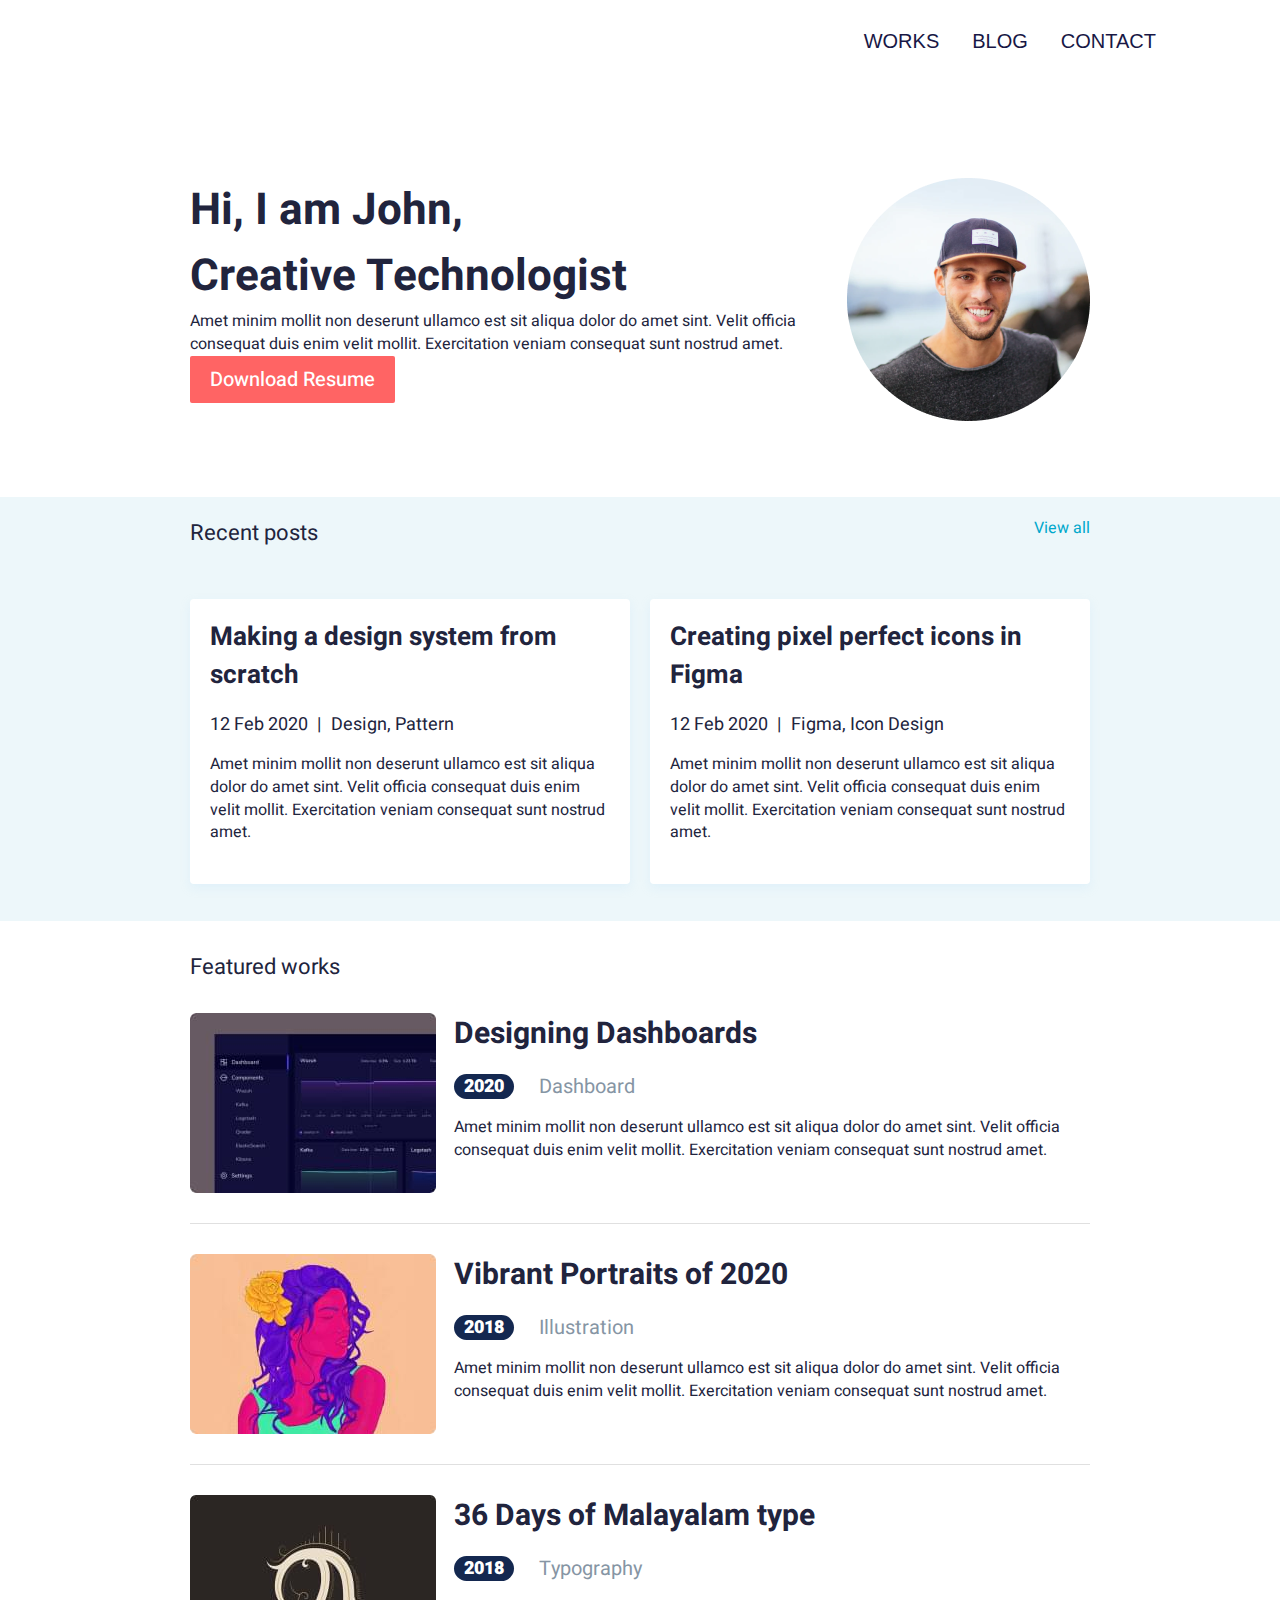
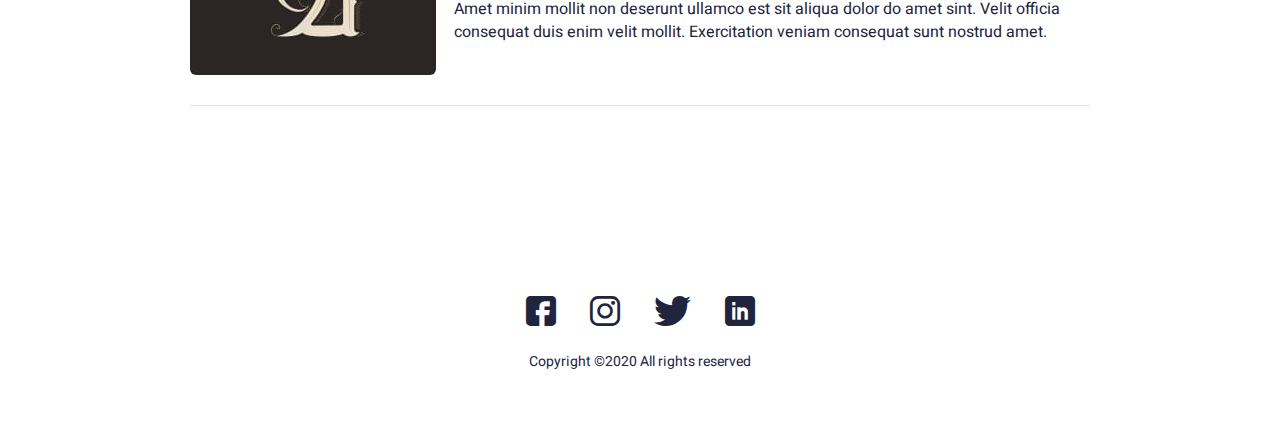
<file: index.html>
<!DOCTYPE html>
<html lang="en">
<head>
  <meta charset="UTF-8">
  <meta http-equiv="X-UA-Compatible" content="IE=edge">
  <meta name="viewport" content="width=device-width, initial-scale=1.0">
  <link rel="stylesheet" href="css/style.min.css">
  <title>HomePage</title>
</head>
<body>
  <div class="wrapper">
    <header class="header">
  <div class="header-container">
    <div class="header-body">
      <div class="header-burger">
        <span></span>
      </div>
      <nav class="menu-nav">
        <ul class="header_list">
          <li><a href="works.html" class="header_li ">Works</a></li>
          <li><a href="blog.html" class="header_li ">Blog</a></li>
          <li><a href="article.html" class="header_li ">Contact</a></li>
        </ul> 
      </nav>
    </div>
  </div>
</header>
    <main class="main">
      <section class="hello">
        <div class="hello_container container">
          <div class="hello__contant">
            <h1 class="hello__title title">Hi, I am John,<br>
              Creative Technologist</h1>
            <div class="hello__text text">
              Amet minim mollit non deserunt ullamco est sit aliqua dolor do amet sint. Velit officia consequat duis enim velit
              mollit. Exercitation veniam consequat sunt nostrud amet.
            </div>
            <a href="" class="hello__btn btn">Download Resume</a>
          </div>
          <div class="hello__avatar">
            <img src="img/Ellipse 1.png" alt="">
          </div>         
        </div>
      </section>
      <section class="recent-posts">
        <div class="recent-posts_container container">
          <div class="recent-posts_header">
            <div class="recent-posts_title title-posts">Recent posts</div>
            <a href="" class="recent-posts_view-all">View all</a>            
          </div>
          <div class="recent-posts_items">
            <div class="recent-posts_column">
              <article class="recent-posts_column_item recent-post">
                <a href="" class="recent-post_title">Making a design system from scratch</a>
                <div class="recent-post_info">12 Feb 2020 <span>|</span>Design, Pattern</div>
                <div class="recent-post_text text">
                  Amet minim mollit non deserunt ullamco est sit aliqua dolor do amet sint. Velit officia consequat duis enim velit mollit. Exercitation veniam consequat sunt nostrud amet.
                </div>
              </article>
            </div>
            <div class="recent-posts_column">
              <article class="recent-posts_column_item recent-post">
                <a href="" class="recent-post_title">Creating pixel perfect icons in Figma</a>
                <div class="recent-post_info">12 Feb 2020 <span>|</span>Figma, Icon Design</div>
                <div class="recent-post_text text">
                  Amet minim mollit non deserunt ullamco est sit aliqua dolor do amet sint. Velit officia consequat duis enim velit mollit. Exercitation veniam consequat sunt nostrud amet.
                </div>
              </article>
            </div>
          </div>
        </div>
      </section>
      <section class="featured-works">
        <div class="featured-works__container container">
          <div class="featured-works__title title-posts">Featured works</div>
          <div class="featured-works__items works">
            <article class="works_item">
              <a href="" class="works_image _ibg">
                <img src="img/works/01.jpg" alt="works #2">
              </a>
              <div class="works_body">
                <a href="" class="works_title">Designing Dashboards</a>
                <div class="works_info">
                  <div class="works_year">2020</div>
                  <div class="works_category">Dashboard</div>
                </div>
                <div class="works_text text">Amet minim mollit non deserunt ullamco est sit aliqua dolor do amet sint. Velit officia consequat duis enim velit mollit. Exercitation veniam consequat sunt nostrud amet.</div>
              </div>
            </article>
            <article class="works_item">
              <a href="" class="works_image _ibg">
                <img src="img/works/02.jpg" alt="works #2">
              </a>
              <div class="works_body">
                <a href="" class="works_title">Vibrant Portraits of 2020</a>
                <div class="works_info">
                  <div class="works_year">2018</div>
                  <div class="works_category"> Illustration</div>
                </div>
                <div class="works_text text">Amet minim mollit non deserunt ullamco est sit aliqua dolor do amet sint. Velit officia consequat duis enim velit mollit. Exercitation veniam consequat sunt nostrud amet.</div>
              </div>
            </article>
            <article class="works_item">
              <a href="" class="works_image _ibg">
                <img src="img/works/03.jpg" alt="works #3">
              </a>
              <div class="works_body">
                <a href="" class="works_title">36 Days of Malayalam type</a>
                <div class="works_info">
                  <div class="works_year">2018</div>
                  <div class="works_category">Typography</div>
                </div>
                <div class="works_text text">Amet minim mollit non deserunt ullamco est sit aliqua dolor do amet sint. Velit officia consequat duis enim velit mollit. Exercitation veniam consequat sunt nostrud amet.</div>
              </div>
            </article>
          </div>
        </div>
      </section>
    </main>
    <footer class="footer">
  <div class="footer__content container">
    <div class="footer__social social">
      <a href="" class="social_item icon-fb"></a>
      <a href="" class="social_item icon-insta"></a>
      <a href="" class="social_item icon-Group"></a>
      <a href="" class="social_item icon-Linkedin"></a>
    </div>
    <div class="footer_copy">Copyright ©2020 All rights reserved</div>
  </div>
</footer>
  </div>

  <script src="https://code.jquery.com/jquery-3.5.1.slim.min.js"></script>
  <script src="js/script.js"></script>
</body>
</html>
</file>
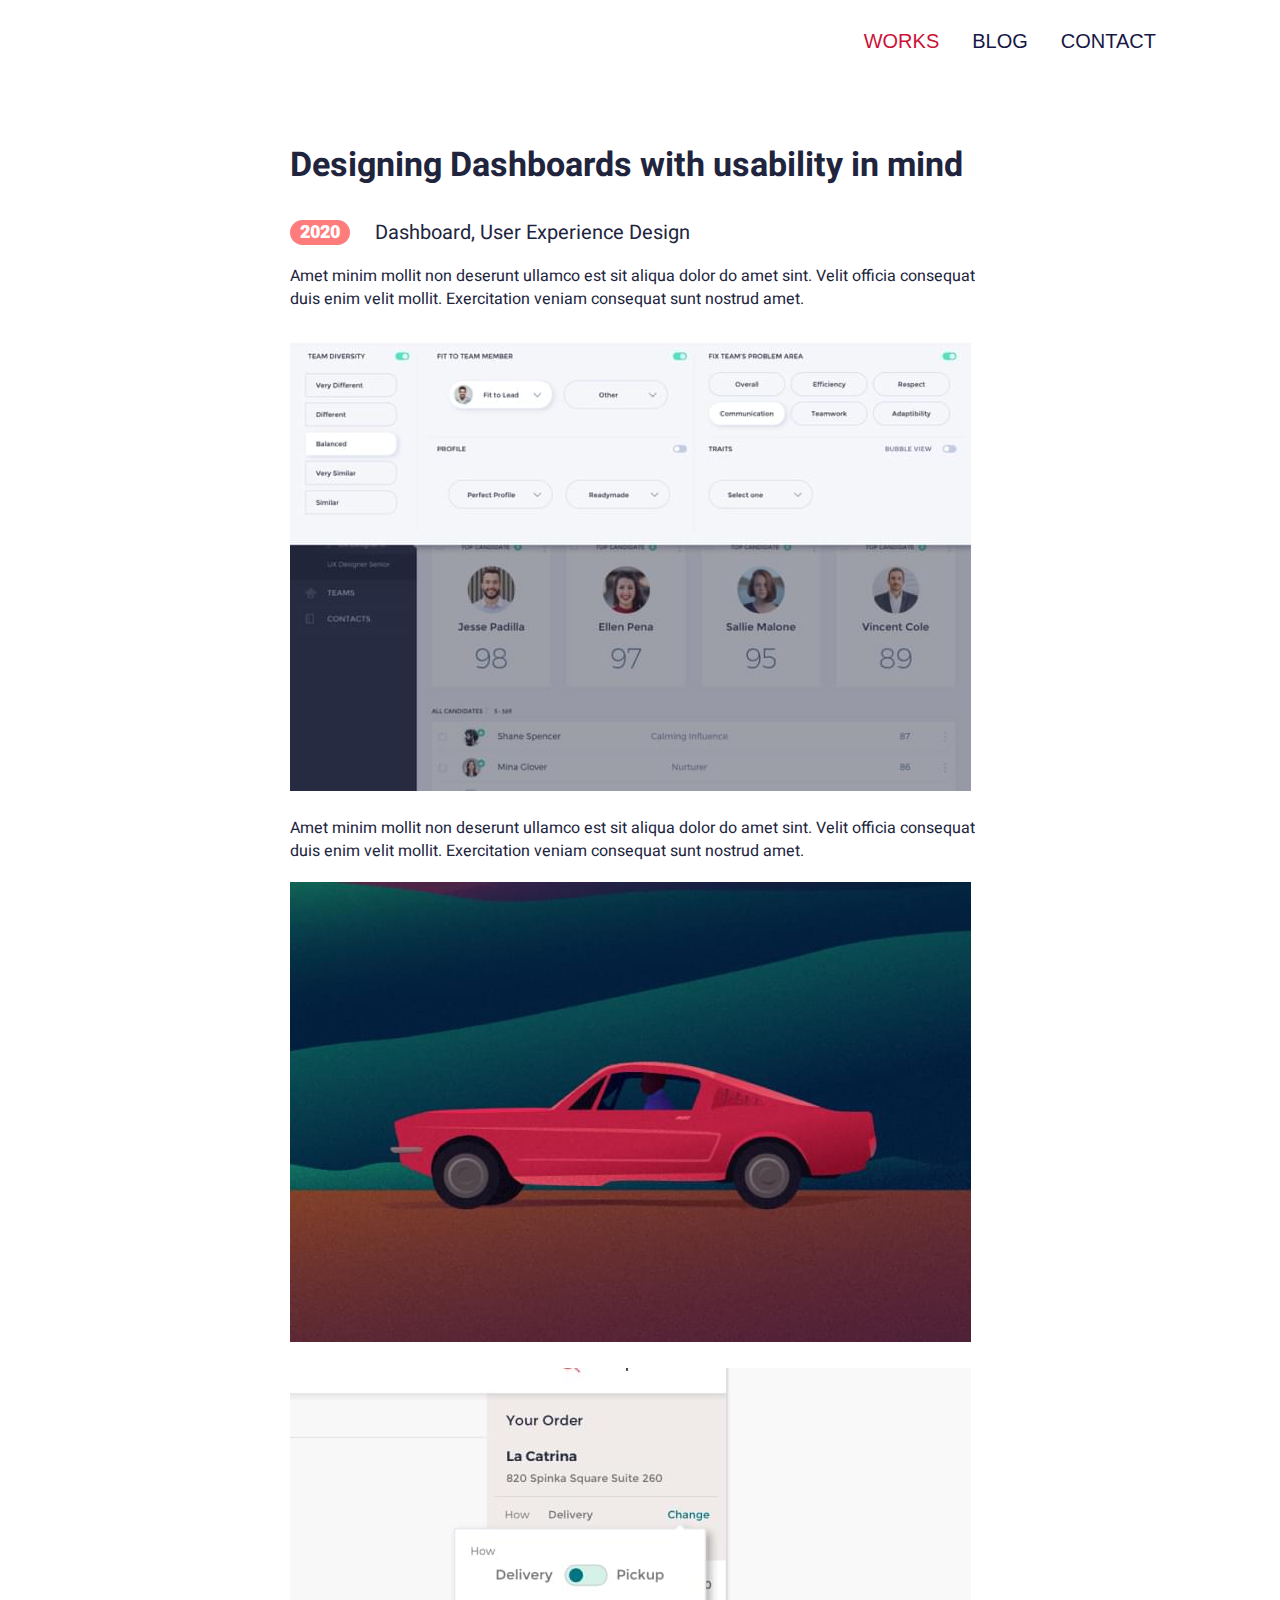
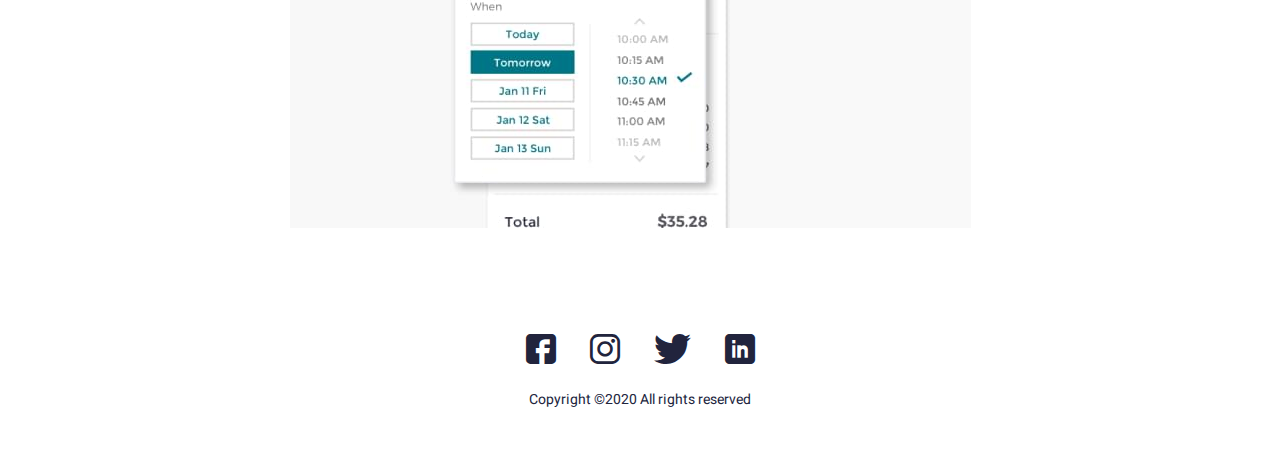
<file: article.html>
<!DOCTYPE html>
<html lang="en">
<head>
  <meta charset="UTF-8">
  <meta http-equiv="X-UA-Compatible" content="IE=edge">
  <meta name="viewport" content="width=device-width, initial-scale=1.0">
  <link rel="stylesheet" href="css/style.min.css">
  <title>Article</title>
</head>
<body>
  <div class="wrapper">
    <header class="header">
  <div class="header-container">
    <div class="header-body">
      <div class="header-burger">
        <span></span>
      </div>
      <nav class="menu-nav">
        <ul class="header_list">
          <li><a href="works.html" class="header_li _active">Works</a></li>
          <li><a href="blog.html" class="header_li ">Blog</a></li>
          <li><a href="article.html" class="header_li ">Contact</a></li>
        </ul> 
      </nav>
    </div>
  </div>
</header>
    <main class="main">
      <div class="page">
        <div class="article">
          <h1 class="article_title">Designing Dashboards with usability in mind</h1>
          <div class="article_info">
            <div class="article__year">2020</div>
            <div class="article_category">Dashboard, User Experience Design</div>
          </div>
          <div class="article_text">
            <p>
              Amet minim mollit non deserunt ullamco est sit aliqua dolor do amet sint. Velit officia consequat duis enim velit mollit. Exercitation veniam consequat sunt nostrud amet.
            </p>
            <img src="img/Rectangle 4.jpg" alt="">
            <p>
              Amet minim mollit non deserunt ullamco est sit aliqua dolor do amet sint. Velit officia consequat duis enim velit mollit. Exercitation veniam consequat sunt nostrud amet.
            </p>
            <img src="img/Rectangle 5.jpg" alt="">
            <img src="img/Rectangle 6.jpg" alt="">
          </div>
          
        </div>
      </div>
    </main>
    <footer class="footer">
  <div class="footer__content container">
    <div class="footer__social social">
      <a href="" class="social_item icon-fb"></a>
      <a href="" class="social_item icon-insta"></a>
      <a href="" class="social_item icon-Group"></a>
      <a href="" class="social_item icon-Linkedin"></a>
    </div>
    <div class="footer_copy">Copyright ©2020 All rights reserved</div>
  </div>
</footer>
  </div>

  <script src="https://code.jquery.com/jquery-3.5.1.slim.min.js"></script>
  <script src="js/script.js"></script>
</body>
</html>
</file>
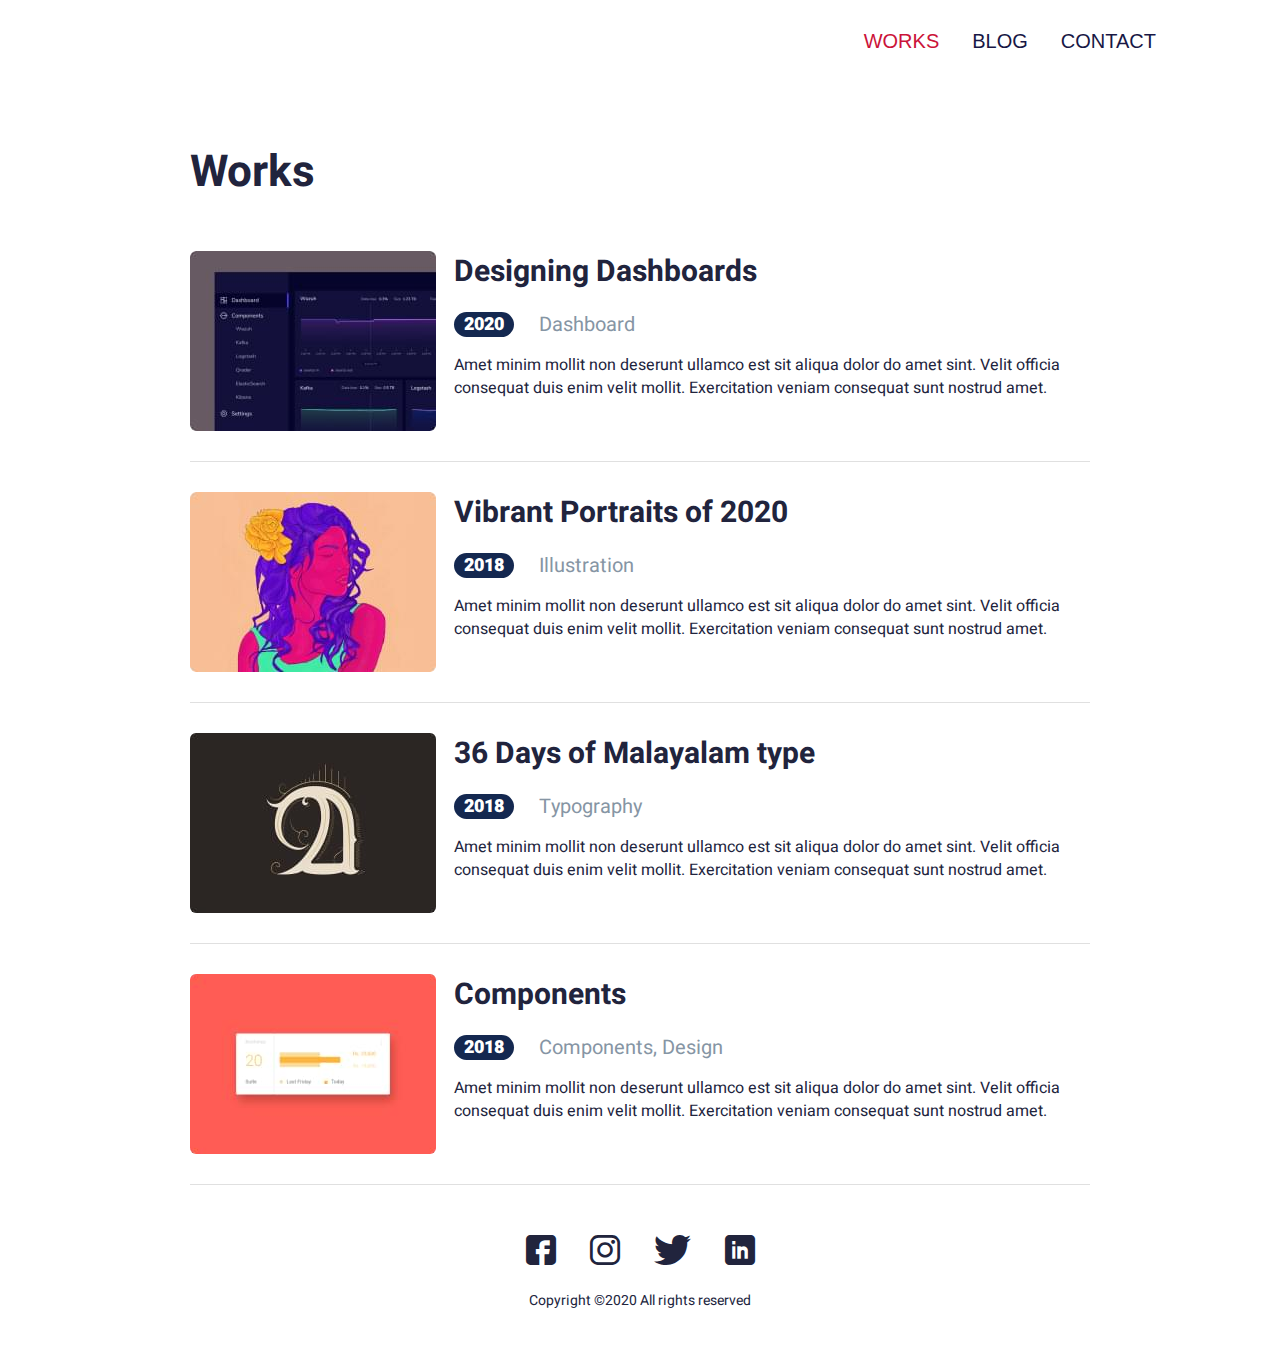
<file: works.html>
<!DOCTYPE html>
<html lang="en">
<head>
  <meta charset="UTF-8">
  <meta http-equiv="X-UA-Compatible" content="IE=edge">
  <meta name="viewport" content="width=device-width, initial-scale=1.0">
  <link rel="stylesheet" href="css/style.min.css">
  <title>Works</title>
</head>
<body>
  <div class="wrapper">
    <header class="header">
  <div class="header-container">
    <div class="header-body">
      <div class="header-burger">
        <span></span>
      </div>
      <nav class="menu-nav">
        <ul class="header_list">
          <li><a href="works.html" class="header_li _active">Works</a></li>
          <li><a href="blog.html" class="header_li ">Blog</a></li>
          <li><a href="article.html" class="header_li ">Contact</a></li>
        </ul> 
      </nav>
    </div>
  </div>
</header>
    <main class="main">
      <div class="page">
        <div class="works_main page__container container">
          <h1 class="works_main-title title">Works</h1>
          <div class="works_main">
            <article class="works_item">
              <a href="" class="works_image _ibg">
                <img src="img/works/01.jpg" alt="works #2">
              </a>
              <div class="works_body">
                <a href="" class="works_title">Designing Dashboards</a>
                <div class="works_info">
                  <div class="works_year">2020</div>
                  <div class="works_category">Dashboard</div>
                </div>
                <div class="works_text text">Amet minim mollit non deserunt ullamco est sit aliqua dolor do amet sint. Velit officia consequat duis enim velit mollit. Exercitation veniam consequat sunt nostrud amet.</div>
              </div>
            </article>
            <article class="works_item">
              <a href="" class="works_image _ibg">
                <img src="img/works/02.jpg" alt="works #2">
              </a>
              <div class="works_body">
                <a href="" class="works_title">Vibrant Portraits of 2020</a>
                <div class="works_info">
                  <div class="works_year">2018</div>
                  <div class="works_category"> Illustration</div>
                </div>
                <div class="works_text text">Amet minim mollit non deserunt ullamco est sit aliqua dolor do amet sint. Velit officia consequat duis enim velit mollit. Exercitation veniam consequat sunt nostrud amet.</div>
              </div>
            </article>
            <article class="works_item">
              <a href="" class="works_image _ibg">
                <img src="img/works/03.jpg" alt="works #3">
              </a>
              <div class="works_body">
                <a href="" class="works_title">36 Days of Malayalam type</a>
                <div class="works_info">
                  <div class="works_year">2018</div>
                  <div class="works_category">Typography</div>
                </div>
                <div class="works_text text">Amet minim mollit non deserunt ullamco est sit aliqua dolor do amet sint. Velit officia consequat duis enim velit mollit. Exercitation veniam consequat sunt nostrud amet.</div>
              </div>
            </article>
            <article class="works_item">
              <a href="" class="works_image _ibg">
                <img src="img/works/04.jpg" alt="works #3">
              </a>
              <div class="works_body">
                <a href="" class="works_title">Components</a>
                <div class="works_info">
                  <div class="works_year">2018</div>
                  <div class="works_category">Components, Design</div>
                </div>
                <div class="works_text text">Amet minim mollit non deserunt ullamco est sit aliqua dolor do amet sint. Velit officia consequat duis enim velit mollit. Exercitation veniam consequat sunt nostrud amet.</div>
              </div>
            </article>
          </div>
        </div>
      </div>
    </main>
    <footer class="footer">
  <div class="footer__content container">
    <div class="footer__social social">
      <a href="" class="social_item icon-fb"></a>
      <a href="" class="social_item icon-insta"></a>
      <a href="" class="social_item icon-Group"></a>
      <a href="" class="social_item icon-Linkedin"></a>
    </div>
    <div class="footer_copy">Copyright ©2020 All rights reserved</div>
  </div>
</footer>
  </div>

  <script src="https://code.jquery.com/jquery-3.5.1.slim.min.js"></script>
  <script src="js/script.js"></script>
</body>
</html>
</file>
<file: css/style.min.css>
@import url(https://fonts.googleapis.com/css?family=Heebo:regular,500,700,900&display=swap);.header{font-family:Roboto,sans-serif;width:100%;top:0;left:0}.header-container{padding:0 20px;height:50px;max-width:1032px;margin:0 auto}.header_list{display:-webkit-box;display:-ms-flexbox;display:flex;-webkit-box-align:center;-ms-flex-align:center;align-items:center;-webkit-box-pack:end;-ms-flex-pack:end;justify-content:flex-end;text-transform:uppercase;height:82px;align-items:center}.header_list li{list-style:none;margin:0 0 0 33px}.header_list a{color:#181745;font-weight:500;font-size:20px;z-index:2;-webkit-transform:color .3s else 0s;-ms-transform:color .3s else 0s;transform:color .3s else 0s}.header_list a._active{color:#cb1339}.header_list a:hover{color:#cb1339}.header-burger{display:none}@font-face{font-family:icons;font-display:swap;src:url(../fonts/icons.woff) format("woff");font-weight:400;font-style:normal;font-display:block}[class*=icon-]:before,[class^=icon-]:before{font-family:icons;font-style:normal;font-weight:400;font-variant:normal;text-transform:none;line-height:1;-webkit-font-smoothing:antialiased;-moz-osx-font-smoothing:grayscale}[class*=icon-]:before,[class^=icon-]:before{display:block}.icon-fb:before{content:"\efb"}.icon-Group:before{content:"\e901"}.icon-insta:before{content:"\e902"}.icon-Linkedin:before{content:"\e903"}.btn{display:-webkit-inline-box;display:-ms-inline-flexbox;display:inline-flex;border-radius:2px;background-color:#ff6464;color:#fff;-webkit-box-align:center;-ms-flex-align:center;align-items:center;-webkit-box-pack:center;-ms-flex-pack:center;justify-content:center;padding:0 20px;height:47px;font-weight:500;font-size:20px;line-height:145%;-webkit-transition:background-color .3s ease 0s;-o-transition:background-color .3s ease 0s;transition:background-color .3s ease 0s}.btn._fw{width:100%}.title{font-size:44px;font-weight:700;line-height:150%}.article_text p,.text{font-size:16px;line-height:143.75%}.title-posts{font-size:22px;margin:0 0 30px}._ibg{position:relative}._ibg img{position:absolute;width:100%;height:100%;top:0;left:0;-o-object-fit:cover;object-fit:cover}body ._ibg{background-position:center;background-size:cover;background-repeat:no-repeat}.hello{padding:38px 0 70px 0}.hello_container{display:-webkit-box;display:-ms-flexbox;display:flex}.hello_contant{-webkit-box-flex:1;-ms-flex:1 1 auto;flex:1 1 auto;padding:18px 110px 0 0;-webkit-box-align:start;-ms-flex-align:start;align-items:flex-start}.hello_contant :last-child{margin-bottom:0}.hello_title{margin:0 0 25px 0}.hello_text{margin:0 0 35px 0}.hello_btn{margin:0 0 25px 0}.hello_avatar{-webkit-box-flex:0;-ms-flex:0 0 243px;flex:0 0 243px;height:243px}.hello_avatar img{border-radius:50%;-webkit-box-shadow:-5px 13px 0 0 #edf7fa;box-shadow:-5px 13px 0 0 #edf7fa;max-width:100%;-webkit-transform:rotate(0);-ms-transform:rotate(0);transform:rotate(0)}.recent-posts{background:#edf7fa;padding:20px 0 32px 0}.recent-posts_header{display:-webkit-box;display:-ms-flexbox;display:flex;margin:0 0 20px 0}.recent-posts_title{padding:0 20px 0 0;-webkit-box-flex:1;-ms-flex:1 1 auto;flex:1 1 auto}.recent-posts_view-all{-webkit-box-flex:0;-ms-flex:0 0 auto;flex:0 0 auto;font-size:16px;line-height:23px;color:#00a8cc}.recent-posts_items{margin:0 -10px}.recent-posts_column{-webkit-box-flex:0;-ms-flex:0 1 50%;flex:0 1 50%;padding:0 10px;margin:0 0 35px 0}.recent-post{height:100%;background:#fff;-webkit-box-shadow:0 4px 10px rgba(187,225,250,.25);box-shadow:0 4px 10px rgba(187,225,250,.25);border-radius:4px;padding:20px 20px 10px}.recent-post :last-child{margin-bottom:0}.recent-post_title{display:inline-block;margin:0 0 17px 0;color:inherit;font-size:26px;font-weight:700;line-height:146.15385%;-webkit-transition:color all .3s ease 0s;-o-transition:color all .3s ease 0s;transition:color all .3s ease 0s}.recent-post_title:hover{color:#cb1339}.recent-post_info{font-size:18px;margin:0 0 15px 0;line-height:144.44444%}.recent-post_info span{margin:0 10px 0 5px}.recent-post_text{margin:0 0 15px 0}.featured-works{padding:30px 0 80px 0}.featured-works_title{margin:0 0 20px 0}.works_main-title{margin:0 0 45px 0}.works_items{padding:0 0 60px 0}.works{padding-bottom:60px}.works_item{padding:0 0 30px 0;margin:0 0 30px 0;border-bottom:1px solid #e0e0e0}.works_item:last-child{margin-bottom:0}.works_image{display:block;-webkit-box-flex:0;-ms-flex:0 0 246px;flex:0 0 246px;border-radius:6px;min-height:180px;overflow:hidden}.works_body{-webkit-box-flex:1;-ms-flex:1 1 auto;flex:1 1 auto;margin:0 0 0 18px}.works_title{display:inline-block;color:inherit;font-size:30px;font-weight:700;line-height:146.66667%;margin:0 0 15px 0;-webkit-transition:color .3s ease 0s;-o-transition:color .3s ease 0s;transition:color .3s ease 0s}.works_title:hover{color:#ff6464}.works_info{display:-webkit-box;display:-ms-flexbox;display:flex;-webkit-box-align:center;-ms-flex-align:center;align-items:center;margin:0 0 15px 0}.works_year{background-color:#142850;border-radius:16px;height:25px;padding:0 10px;display:-webkit-inline-box;display:-ms-inline-flexbox;display:inline-flex;-webkit-box-pack:center;-ms-flex-pack:center;justify-content:center;-webkit-box-align:center;-ms-flex-align:center;align-items:center;color:#fff;font-weight:900;font-size:18px}.works_category{color:#8695a4;font-size:20px;margin:0 0 0 25px}.blog{padding:0 0 60px 0}.blog__title{margin:0 0 50px 0}.blog__article-name{font-size:30px;font-weight:500;color:inherit;display:inline-block;line-height:146.66667%;-webkit-transition:color .3s ease 0s;-o-transition:color .3s ease 0s;transition:color .3s ease 0s;margin:0 0 10px 0}.blog__article-name:hover{color:#ff6464}.blog__item{border-bottom:1px solid #e0e0e0;padding:0 0 30px 0;margin:0 0 30px 0}.blog__item:last-child{margin:0}.blog__info{display:-webkit-box;display:-ms-flexbox;display:flex;font-size:20px}.blog__separator{margin:0 15px}.blog__category{color:#8695a4}.article{max-width:700px;padding:0 10px 30px;margin:0 auto}.article_title{font-size:34px;font-weight:700;line-height:147.05882%;margin:0 0 30px 0}.article_info{display:-webkit-box;display:-ms-flexbox;display:flex;margin:0 0 20px 0}.article__year{background:#ff7c7c;border-radius:16px;display:-webkit-box;display:-ms-flexbox;display:flex;height:25px;font-size:18px;font-weight:900;padding:0 10px;-webkit-box-pack:center;-ms-flex-pack:center;justify-content:center;-webkit-box-align:center;-ms-flex-align:center;align-items:center;color:#fff}.article_category{-ms-flex-item-align:center;align-self:center;font-size:20px;margin:0 0 0 25px;line-height:125%}.article_text p{margin:0 0 20px 0}.article_text img{max-width:100%;margin:0 0 20px 0}.footer{text-align:center;padding:50px 0}.footer__social{margin:0 0 25px 0}*{padding:0;margin:0}a{text-decoration:none}body{font-size:16px;color:#21243d;font-family:Heebo}.wrapper{width:100%;min-height:100%;overflow:hidden;display:-webkit-box;display:-ms-flexbox;display:flex;-webkit-box-orient:vertical;-webkit-box-direction:normal;-ms-flex-direction:column;flex-direction:column}.container{max-width:900px;padding:0 15px;margin:0 auto}main{padding:90px 0 0 0;-webkit-box-flex:1;-ms-flex:1 1 auto;flex:1 1 auto}span{font-size:20}div{font-size:14px}.social{display:-webkit-box;display:-ms-flexbox;display:flex;-webkit-box-pack:center;-ms-flex-pack:center;justify-content:center;-webkit-box-align:center;-ms-flex-align:center;align-items:center}.social_item{-webkit-transition:color .3s ease 0s;-o-transition:color .3s ease 0s;transition:color .3s ease 0s;margin:0 17px;font-size:30px;color:inherit}.social_item:hover{color:#575354}@media (min-width:650px){.recent-posts_items{display:-webkit-box;display:-ms-flexbox;display:flex}.works_item{display:-webkit-box;display:-ms-flexbox;display:flex;-webkit-box-align:start;-ms-flex-align:start;align-items:flex-start}}@media (min-width:992px){.btn:hover{background-color:#bb4949}}@media (max-width:868px){.hello{padding:0 0 70px 0}.hello_contant{padding:18px 50px 0 0}}@media (max-width:768px){body.lock{overflow:hidden}.header-body{height:70px;display:-webkit-box;display:-ms-flexbox;display:flex;-webkit-box-pack:end;-ms-flex-pack:end;justify-content:flex-end;overflow:auto}.logo img{width:50px;padding:30px 15px 20px}.header-burger{display:block;position:relative;width:30px;height:20px;z-index:2;top:20px;-webkit-box-pack:end;-ms-flex-pack:end;justify-content:end;-webkit-transition:all .3s else 0s;-o-transition:all .3s else 0s;transition:all .3s else 0s}.header-burger::after,.header-burger::before{content:'';background-color:#181745;position:absolute;width:100%;height:2px;left:0;-webkit-transition:all .3s else 0s;-o-transition:all .3s else 0s;transition:all .3s else 0s}.header-burger::before{top:0}.header-burger::after{bottom:0}.header-burger span{background-color:#181745;position:absolute;width:100%;height:2px;left:0;top:9px;-webkit-transition:all .3s ease;-o-transition:all .3s ease;transition:all .3s ease}.header-burger.active span{-webkit-transform:scale(0);-ms-transform:scale(0);transform:scale(0)}.header-burger.active:before{-webkit-transform:rotate(45deg);-ms-transform:rotate(45deg);transform:rotate(45deg);top:9px}.header-burger.active::after{-webkit-transform:rotate(-45deg);-ms-transform:rotate(-45deg);transform:rotate(-45deg);bottom:9px}.menu-nav{position:fixed;top:-120%;left:0;width:100%;height:100%;overflow:auto;background-color:#fff;z-index:1;-webkit-transition:all .3s ease 0s;-o-transition:all .3s ease 0s;transition:all .3s ease 0s;padding:70px 10px 20px 20px}.menu-nav.active{top:0}.header_list{display:block;text-align:center}.header_list li{font-size:40px;margin:0}}@media (max-width:767px){span{font-size:15px}}@media (max-width:727px){.title{font-size:32px}.hello_container{text-align:center;-webkit-box-orient:vertical;-webkit-box-direction:reverse;-ms-flex-direction:column-reverse;flex-direction:column-reverse}}@media (max-width:650px){.recent-posts{padding:20px 0 1px 0}.featured-works{padding:30px 0 30px 0}.featured-works_items{text-align:center}.featured-works_items .works_item{-webkit-box-flex:0;-ms-flex:0 0 90%;flex:0 0 90%;margin:0 15px 0 0}.works_main-title{margin:0 0 20px 0}.works_items{padding:0 0 30px 0}.works{display:-webkit-box;display:-ms-flexbox;display:flex;overflow:auto}.works_item{-webkit-box-flex:0;-ms-flex:0 0 90%;flex:0 0 90%;margin:0 0 30px 0}.works_image{padding:0 0 50% 0;margin:0 0 17px 0}.works_body{margin:0}.works_title{font-size:24px}.blog__article-name{font-size:26px}.blog__item{margin:0 0 25px 0;padding:0 0 25px 0}.blog__info{font-size:16px}.article_title{font-size:30px}.article_category{font-size:18px}.footer{padding:30px 0}}@media (max-width:450px){.title-posts{text-align:center;font-size:18px}.hello{padding:0 0 60px 0}.hello_contant{padding:0}.hello_title{margin:0 0 20px 0;font-size:28px}.hello_text{margin:0 0 25px 0}.hello_btn{margin:0 0 20px 0}.hello_avatar{height:150%;width:200px;margin:0 auto}.recent-posts_view-all{display:none}.recent-post_info{font-size:16px}main{padding:30px 0 0 0}}@media (max-width:320px){.recent-post_title{font-size:22px}}
</file>
